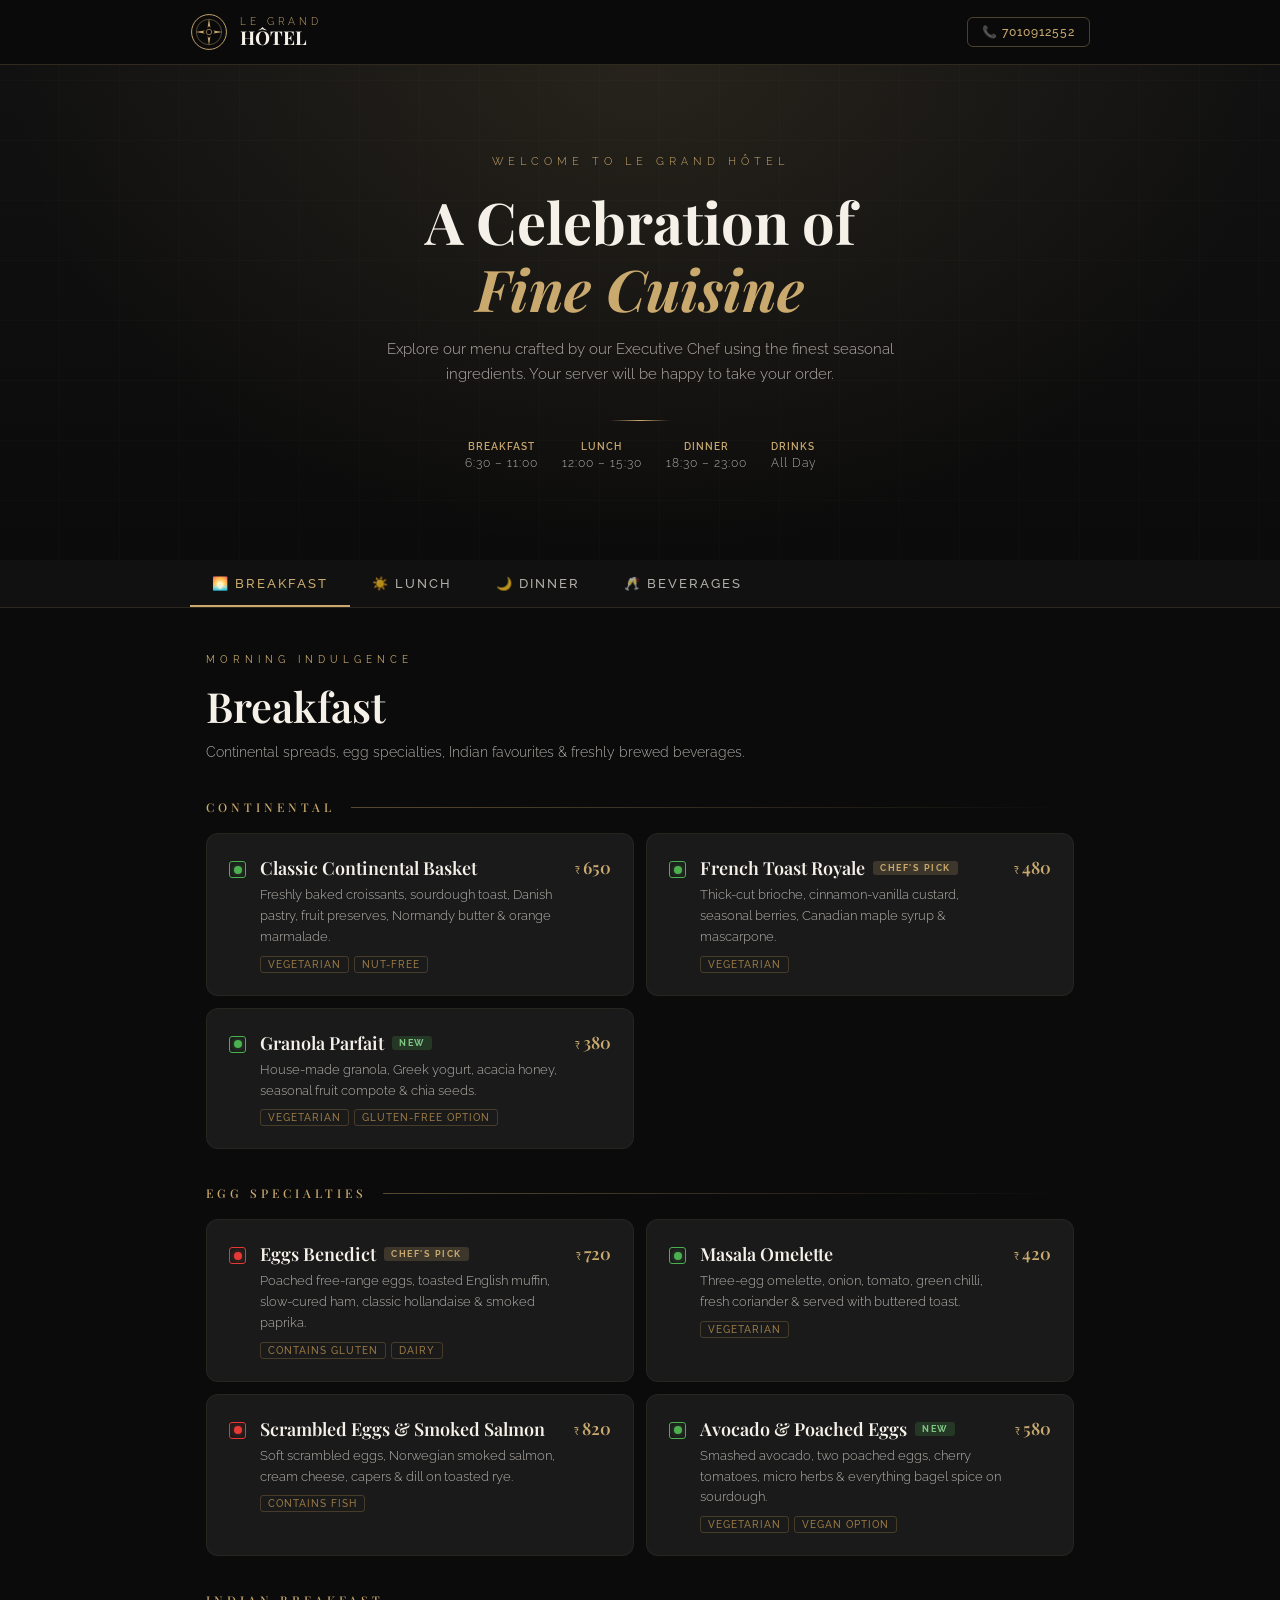
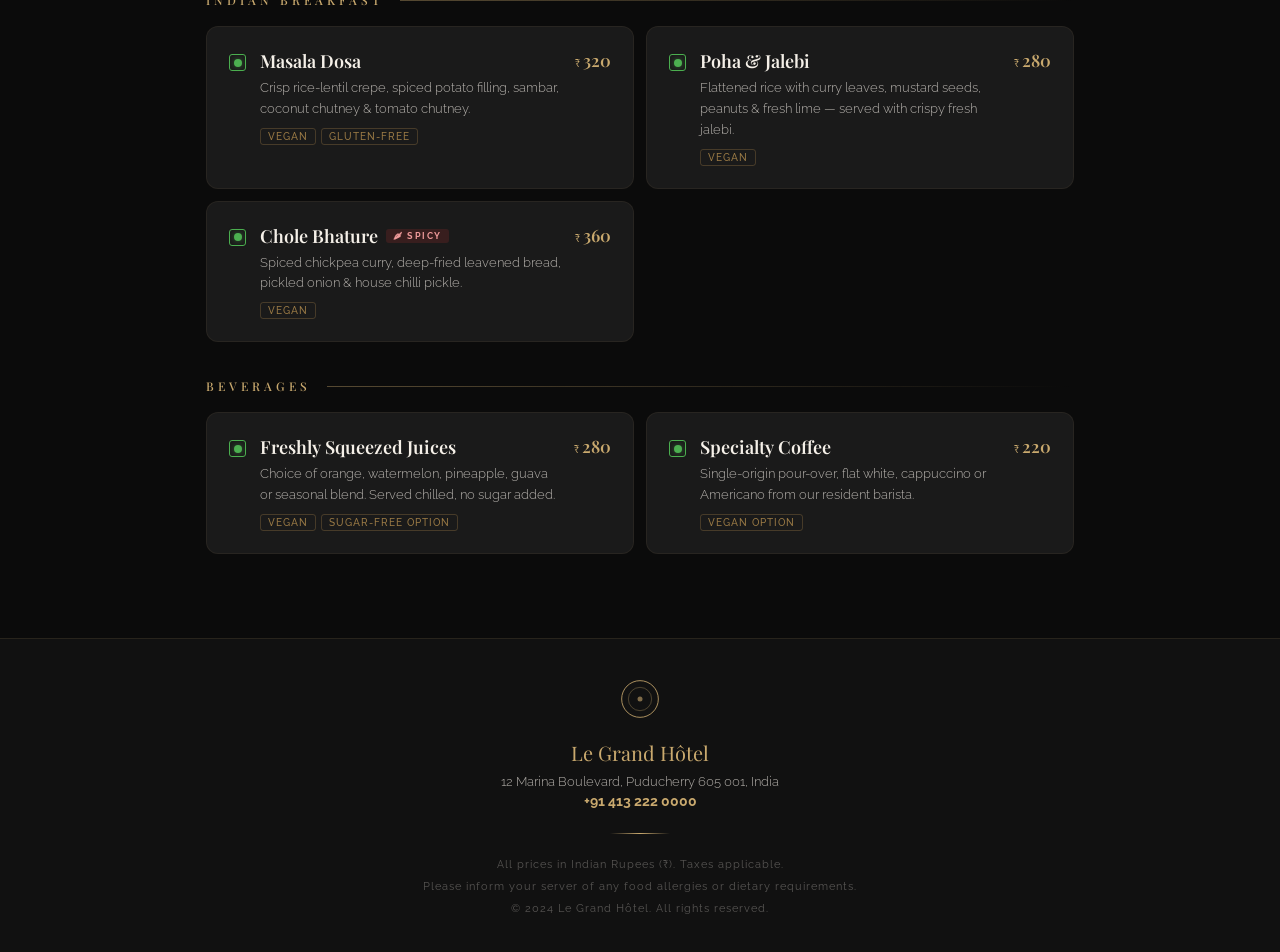
<file: index.html>
<!DOCTYPE html>
<html lang="en">
<head>
  <meta charset="UTF-8" />
  <meta name="viewport" content="width=device-width, initial-scale=1.0, maximum-scale=1.0" />
  <title>Le Grand Hôtel — Dining Menu</title>
  <meta name="description" content="Le Grand Hôtel — Digital Dining Menu" />
  <link rel="preconnect" href="https://fonts.googleapis.com" />
  <link rel="preconnect" href="https://fonts.gstatic.com" crossorigin />
  <link href="https://fonts.googleapis.com/css2?family=Playfair+Display:ital,wght@0,400;0,600;0,700;1,400;1,600&family=Raleway:wght@200;300;400;500;600&display=swap" rel="stylesheet" />
  <link rel="stylesheet" href="css/styles.css" />
</head>
<body>

  <!-- HEADER -->
  <header class="site-header">
    <div class="header-inner">
      <div class="logo-block">
        <div class="logo-crest">
          <svg width="38" height="38" viewBox="0 0 48 48" fill="none" xmlns="http://www.w3.org/2000/svg">
            <circle cx="24" cy="24" r="22" stroke="#C9A96E" stroke-width="1.2"/>
            <circle cx="24" cy="24" r="16" stroke="#C9A96E" stroke-width="0.5"/>
            <path d="M24 7L25.8 18.5L24 16.5L22.2 18.5Z" fill="#C9A96E"/>
            <path d="M24 41L22.2 29.5L24 31.5L25.8 29.5Z" fill="#C9A96E"/>
            <path d="M7 24L18.5 22.2L16.5 24L18.5 25.8Z" fill="#C9A96E"/>
            <path d="M41 24L29.5 25.8L31.5 24L29.5 22.2Z" fill="#C9A96E"/>
            <circle cx="24" cy="24" r="3.5" stroke="#C9A96E" stroke-width="0.8" fill="none"/>
          </svg>
        </div>
        <div class="logo-text">
          <span class="pre">Le Grand</span>
          <span class="name">HÔTEL</span>
        </div>
      </div>
      <a class="reserve-btn" href="tel:+917010912552">📞 7010912552</a>
    </div>
  </header>

  <!-- HERO -->
  <section class="hero">
    <div class="hero-bg"></div>
    <div class="hero-content">
      <p class="hero-eyebrow">Welcome to Le Grand Hôtel</p>
      <h2>A Celebration of<br><em>Fine Cuisine</em></h2>
      <p class="hero-sub">Explore our menu crafted by our Executive Chef using the finest seasonal ingredients. Your server will be happy to take your order.</p>
      <div class="hero-divider"></div>
      <div class="hero-timing">
        <div class="t-item"><span class="t-label">Breakfast</span><span class="t-val">6:30 – 11:00</span></div>
        <div class="t-item"><span class="t-label">Lunch</span><span class="t-val">12:00 – 15:30</span></div>
        <div class="t-item"><span class="t-label">Dinner</span><span class="t-val">18:30 – 23:00</span></div>
        <div class="t-item"><span class="t-label">Drinks</span><span class="t-val">All Day</span></div>
      </div>
    </div>
  </section>

  <!-- CATEGORY TABS -->
  <nav class="category-nav" aria-label="Menu categories">
    <div class="category-tabs" role="tablist">
      <button class="tab-btn active" data-tab="breakfast" role="tab" aria-selected="true">🌅 Breakfast</button>
      <button class="tab-btn" data-tab="lunch" role="tab">☀️ Lunch</button>
      <button class="tab-btn" data-tab="dinner" role="tab">🌙 Dinner</button>
      <button class="tab-btn" data-tab="beverages" role="tab">🥂 Beverages</button>
    </div>
  </nav>

  <!-- MENU SECTIONS -->
  <main>
    <section class="menu-section active" id="section-breakfast" role="tabpanel">
      <div class="section-title-block">
        <p class="eyebrow">Morning Indulgence</p>
        <h2>Breakfast</h2>
        <p>Continental spreads, egg specialties, Indian favourites &amp; freshly brewed beverages.</p>
      </div>
      <div class="menu-content"></div>
    </section>

    <section class="menu-section" id="section-lunch" role="tabpanel">
      <div class="section-title-block">
        <p class="eyebrow">Midday Dining</p>
        <h2>Lunch</h2>
        <p>Light bites, gourmet sandwiches, refreshing salads &amp; hearty mains.</p>
      </div>
      <div class="menu-content"></div>
    </section>

    <section class="menu-section" id="section-dinner" role="tabpanel">
      <div class="section-title-block">
        <p class="eyebrow">Evening Excellence</p>
        <h2>Dinner</h2>
        <p>Sophisticated à la carte selections crafted by our Executive Chef.</p>
      </div>
      <div class="menu-content"></div>
    </section>

    <section class="menu-section" id="section-beverages" role="tabpanel">
      <div class="section-title-block">
        <p class="eyebrow">Liquid Pleasures</p>
        <h2>Beverages</h2>
        <p>Premium wines, cocktails, mocktails &amp; artisan hot beverages.</p>
      </div>
      <div class="menu-content"></div>
    </section>
  </main>

  <!-- DETAIL MODAL (view only) -->
  <div class="modal-overlay" id="modalOverlay" role="dialog" aria-modal="true">
    <div class="modal">
      <p id="modalType" style="font-size:12px;letter-spacing:2px;margin-bottom:12px;"></p>
      <h3 id="modalName"></h3>
      <p class="modal-price" id="modalPrice"></p>
      <p id="modalDesc"></p>
      <div class="modal-tags" id="modalTags"></div>
      <button class="modal-close" id="modalClose">Close</button>
    </div>
  </div>

  <!-- FOOTER -->
  <footer class="site-footer">
    <div class="footer-crest">
      <svg width="40" height="40" viewBox="0 0 48 48" fill="none" xmlns="http://www.w3.org/2000/svg">
        <circle cx="24" cy="24" r="22" stroke="#C9A96E" stroke-width="1"/>
        <circle cx="24" cy="24" r="14" stroke="#C9A96E" stroke-width="0.4"/>
        <circle cx="24" cy="24" r="3" fill="#C9A96E" opacity="0.6"/>
      </svg>
    </div>
    <p class="footer-hotel">Le Grand Hôtel</p>
    <p class="footer-addr">12 Marina Boulevard, Puducherry 605 001, India</p>
    <p class="footer-contact"><strong>+91 413 222 0000</strong></p>
    <div class="footer-line"></div>
    <p class="footer-note">
      All prices in Indian Rupees (₹). Taxes applicable.<br>
      Please inform your server of any food allergies or dietary requirements.<br>
      &copy; 2024 Le Grand Hôtel. All rights reserved.
    </p>
  </footer>

  <script src="js/menu-data.js"></script>
  <script src="js/app.js"></script>
</body>
</html>
</file>
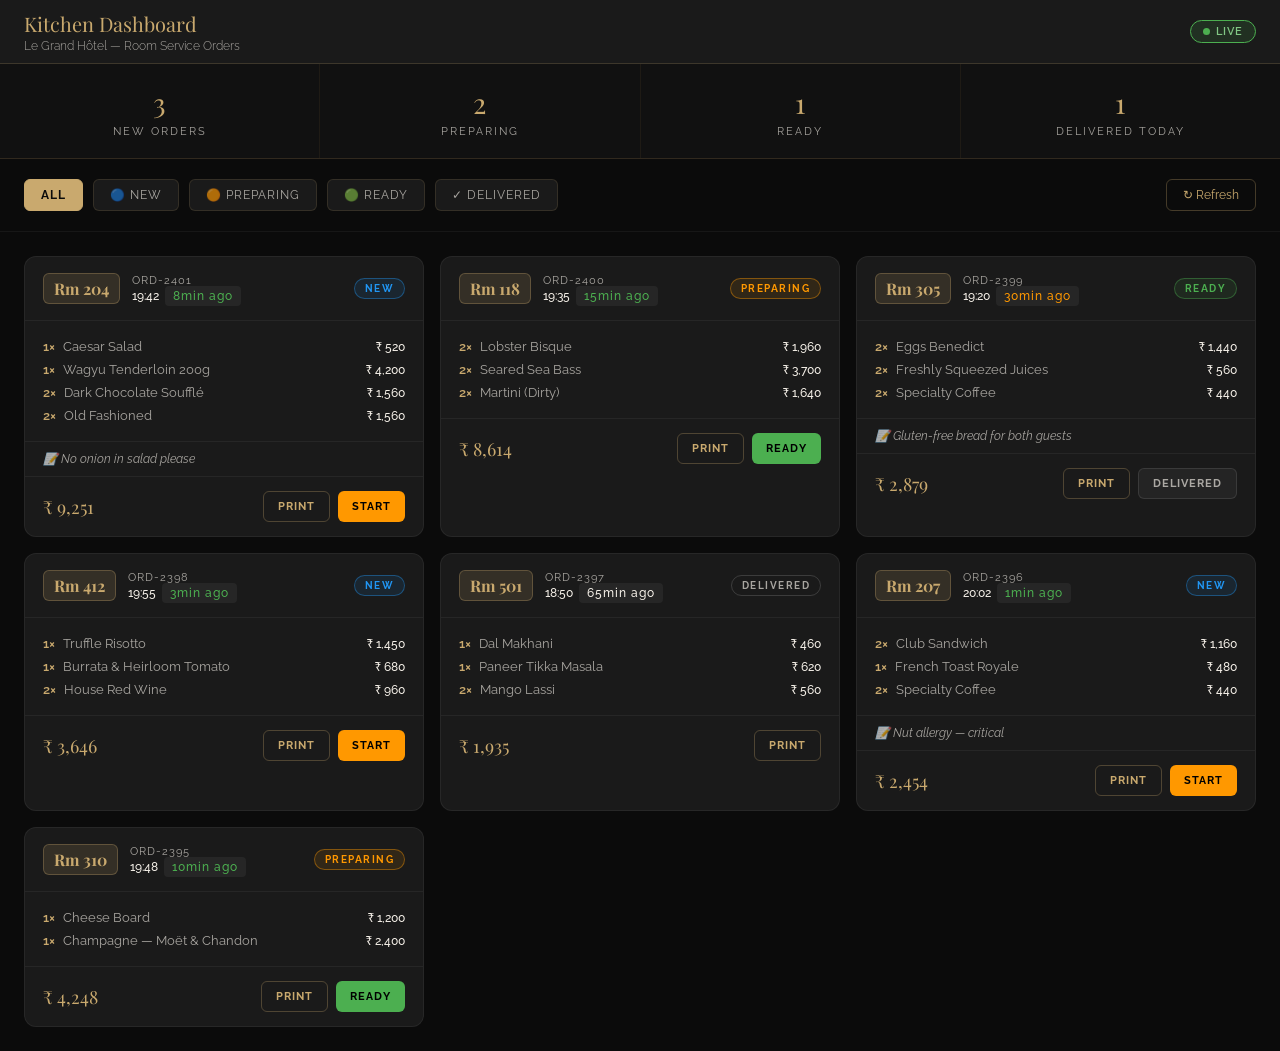
<file: admin-dashboard.html>
<!DOCTYPE html>
<html lang="en">
<head>
  <meta charset="UTF-8" />
  <meta name="viewport" content="width=device-width, initial-scale=1.0" />
  <title>Kitchen Dashboard — Le Grand Hôtel</title>
  <link href="https://fonts.googleapis.com/css2?family=Playfair+Display:wght@400;700&family=Raleway:wght@300;400;500;600&display=swap" rel="stylesheet" />
  <style>
    :root {
      --gold:#C9A96E; --gold-light:#E8C98A;
      --black:#0B0B0B; --dark:#111; --dark2:#1A1A1A; --dark3:#242424;
      --white:#F5F0E8; --white-dim:rgba(245,240,232,0.65);
      --green:#4CAF50; --amber:#FF9800; --red:#F44336; --blue:#2196F3;
    }
    *,*::before,*::after{box-sizing:border-box;margin:0;padding:0}
    body{font-family:'Raleway',sans-serif;background:var(--black);color:var(--white);min-height:100vh}

    /* Header */
    .dash-header{
      background:var(--dark2);border-bottom:1px solid rgba(201,169,110,0.2);
      padding:0 24px;height:64px;display:flex;align-items:center;justify-content:space-between;
      position:sticky;top:0;z-index:50;
    }
    .dash-title{font-family:'Playfair Display',serif;font-size:20px;color:var(--gold)}
    .dash-subtitle{font-size:12px;color:var(--white-dim);font-weight:300;margin-top:2px}
    .live-badge{
      background:rgba(76,175,80,0.15);border:1px solid #4CAF50;
      color:#81C784;border-radius:20px;padding:4px 12px;
      font-size:11px;font-weight:600;letter-spacing:1px;
      display:flex;align-items:center;gap:6px;
    }
    .live-dot{width:7px;height:7px;border-radius:50%;background:#4CAF50;animation:pulse 1.5s infinite}
    @keyframes pulse{0%,100%{opacity:1}50%{opacity:0.3}}

    /* Stats bar */
    .stats-bar{
      display:grid;grid-template-columns:repeat(4,1fr);gap:1px;
      background:rgba(201,169,110,0.1);border-bottom:1px solid rgba(201,169,110,0.1);
    }
    .stat-cell{
      background:var(--dark);padding:20px 24px;text-align:center;
    }
    .stat-num{font-family:'Playfair Display',serif;font-size:28px;color:var(--gold);margin-bottom:4px}
    .stat-label{font-size:11px;letter-spacing:2px;text-transform:uppercase;color:var(--white-dim);font-weight:400}

    /* Controls */
    .controls{
      padding:20px 24px;display:flex;gap:10px;align-items:center;flex-wrap:wrap;
      border-bottom:1px solid rgba(255,255,255,0.05);
    }
    .filter-btn{
      background:var(--dark2);border:1px solid rgba(201,169,110,0.15);
      color:var(--white-dim);border-radius:6px;padding:8px 16px;
      font-family:'Raleway',sans-serif;font-size:12px;letter-spacing:1px;
      cursor:pointer;transition:all 0.25s;text-transform:uppercase;
    }
    .filter-btn:hover{border-color:var(--gold);color:var(--gold)}
    .filter-btn.active{background:var(--gold);color:var(--black);border-color:var(--gold);font-weight:700}
    .controls-right{margin-left:auto;display:flex;gap:10px}
    .refresh-btn{
      background:transparent;border:1px solid rgba(201,169,110,0.3);
      color:var(--gold);border-radius:6px;padding:8px 16px;
      font-family:'Raleway',sans-serif;font-size:12px;cursor:pointer;transition:all 0.25s;
    }
    .refresh-btn:hover{background:rgba(201,169,110,0.1)}

    /* Orders grid */
    .orders-container{padding:24px;max-width:1400px;margin:0 auto}
    .orders-grid{display:grid;grid-template-columns:repeat(auto-fill,minmax(320px,1fr));gap:16px}
    .section-label{
      grid-column:1/-1;
      font-size:10px;letter-spacing:4px;text-transform:uppercase;
      color:var(--gold);opacity:0.7;margin-top:8px;
    }

    /* Order card */
    .order-card{
      background:var(--dark2);border-radius:12px;overflow:hidden;
      border:1px solid rgba(255,255,255,0.06);
      transition:border-color 0.25s,transform 0.25s;
    }
    .order-card:hover{border-color:rgba(201,169,110,0.25);transform:translateY(-2px)}
    .card-header{padding:16px 18px;display:flex;align-items:center;gap:12px;border-bottom:1px solid rgba(255,255,255,0.05)}
    .room-badge{
      background:rgba(201,169,110,0.15);border:1px solid rgba(201,169,110,0.3);
      color:var(--gold);border-radius:6px;padding:4px 10px;
      font-family:'Playfair Display',serif;font-size:16px;font-weight:700;
      white-space:nowrap;
    }
    .card-meta{flex:1}
    .order-id{font-size:11px;color:var(--white-dim);letter-spacing:1px;margin-bottom:2px}
    .order-time{font-size:12px;color:var(--white);font-weight:500}
    .status-chip{
      font-size:10px;font-weight:700;letter-spacing:1.5px;text-transform:uppercase;
      border-radius:20px;padding:4px 10px;border:1px solid currentColor;white-space:nowrap;
    }
    .status-new{color:#2196F3;border-color:rgba(33,150,243,0.4);background:rgba(33,150,243,0.1)}
    .status-prep{color:#FF9800;border-color:rgba(255,152,0,0.4);background:rgba(255,152,0,0.1)}
    .status-ready{color:#4CAF50;border-color:rgba(76,175,80,0.4);background:rgba(76,175,80,0.1)}
    .status-done{color:var(--white-dim);border-color:rgba(255,255,255,0.15);background:transparent}

    .card-items{padding:14px 18px;border-bottom:1px solid rgba(255,255,255,0.05)}
    .order-item-row{
      display:flex;justify-content:space-between;align-items:center;
      padding:4px 0;font-size:13px;color:var(--white-dim);
    }
    .order-item-row .qty{color:var(--gold);font-weight:600;margin-right:8px}
    .order-item-row .item-total{color:var(--white);font-weight:500;font-size:12px}

    .card-note{
      padding:10px 18px;font-size:12px;color:var(--white-dim);
      border-bottom:1px solid rgba(255,255,255,0.05);
      font-style:italic;
    }
    .card-footer{
      padding:14px 18px;display:flex;align-items:center;justify-content:space-between;
    }
    .order-total{font-family:'Playfair Display',serif;font-size:18px;color:var(--gold)}
    .card-actions{display:flex;gap:8px}
    .action-btn{
      border:none;border-radius:6px;padding:8px 14px;
      font-family:'Raleway',sans-serif;font-size:11px;font-weight:700;
      letter-spacing:1px;text-transform:uppercase;cursor:pointer;transition:opacity 0.2s;
    }
    .action-btn:hover{opacity:0.85}
    .btn-prep{background:#FF9800;color:#000}
    .btn-ready{background:#4CAF50;color:#000}
    .btn-done{background:var(--dark3);color:var(--white-dim);border:1px solid rgba(255,255,255,0.1)}
    .btn-print{background:transparent;border:1px solid rgba(201,169,110,0.3);color:var(--gold)}

    /* Empty state */
    .empty-state{
      text-align:center;padding:80px 20px;
      grid-column:1/-1;
    }
    .empty-state .e-icon{font-size:48px;margin-bottom:16px}
    .empty-state p{color:var(--white-dim);font-size:15px;font-weight:300}

    /* Timer */
    .timer{
      font-size:12px;letter-spacing:1px;
      padding:3px 8px;border-radius:4px;
      background:rgba(255,255,255,0.05);
    }
    .timer.urgent{color:#F44336}
    .timer.warning{color:#FF9800}
    .timer.ok{color:#4CAF50}
  </style>
</head>
<body>

  <!-- Header -->
  <header class="dash-header">
    <div>
      <div class="dash-title">Kitchen Dashboard</div>
      <div class="dash-subtitle">Le Grand Hôtel — Room Service Orders</div>
    </div>
    <div class="live-badge">
      <div class="live-dot"></div>
      LIVE
    </div>
  </header>

  <!-- Stats -->
  <div class="stats-bar">
    <div class="stat-cell">
      <div class="stat-num" id="statNew">3</div>
      <div class="stat-label">New Orders</div>
    </div>
    <div class="stat-cell">
      <div class="stat-num" id="statPrep">2</div>
      <div class="stat-label">Preparing</div>
    </div>
    <div class="stat-cell">
      <div class="stat-num" id="statReady">1</div>
      <div class="stat-label">Ready</div>
    </div>
    <div class="stat-cell">
      <div class="stat-num" id="statDone">8</div>
      <div class="stat-label">Delivered Today</div>
    </div>
  </div>

  <!-- Controls -->
  <div class="controls">
    <button class="filter-btn active" onclick="filterOrders('all',this)">All</button>
    <button class="filter-btn" onclick="filterOrders('new',this)">🔵 New</button>
    <button class="filter-btn" onclick="filterOrders('prep',this)">🟠 Preparing</button>
    <button class="filter-btn" onclick="filterOrders('ready',this)">🟢 Ready</button>
    <button class="filter-btn" onclick="filterOrders('done',this)">✓ Delivered</button>
    <div class="controls-right">
      <button class="refresh-btn" onclick="renderOrders()">↻ Refresh</button>
    </div>
  </div>

  <!-- Orders -->
  <div class="orders-container">
    <div class="orders-grid" id="ordersGrid"></div>
  </div>

  <script>
    // Sample orders data (in production: pull from backend)
    let orders = [
      {
        id:'ORD-2401', room:'204', time:'19:42', status:'new', elapsed:8,
        note:'No onion in salad please',
        items:[
          {name:'Caesar Salad',qty:1,price:520},
          {name:'Wagyu Tenderloin 200g',qty:1,price:4200},
          {name:'Dark Chocolate Soufflé',qty:2,price:780},
          {name:'Old Fashioned',qty:2,price:780},
        ]
      },
      {
        id:'ORD-2400', room:'118', time:'19:35', status:'prep', elapsed:15,
        note:'',
        items:[
          {name:'Lobster Bisque',qty:2,price:980},
          {name:'Seared Sea Bass',qty:2,price:1850},
          {name:'Martini (Dirty)',qty:2,price:820},
        ]
      },
      {
        id:'ORD-2399', room:'305', time:'19:20', status:'ready', elapsed:30,
        note:'Gluten-free bread for both guests',
        items:[
          {name:'Eggs Benedict',qty:2,price:720},
          {name:'Freshly Squeezed Juices',qty:2,price:280},
          {name:'Specialty Coffee',qty:2,price:220},
        ]
      },
      {
        id:'ORD-2398', room:'412', time:'19:55', status:'new', elapsed:3,
        note:'',
        items:[
          {name:'Truffle Risotto',qty:1,price:1450},
          {name:'Burrata & Heirloom Tomato',qty:1,price:680},
          {name:'House Red Wine',qty:2,price:480},
        ]
      },
      {
        id:'ORD-2397', room:'501', time:'18:50', status:'done', elapsed:65,
        note:'',
        items:[
          {name:'Dal Makhani',qty:1,price:460},
          {name:'Paneer Tikka Masala',qty:1,price:620},
          {name:'Mango Lassi',qty:2,price:280},
        ]
      },
      {
        id:'ORD-2396', room:'207', time:'20:02', status:'new', elapsed:1,
        note:'Nut allergy — critical',
        items:[
          {name:'Club Sandwich',qty:2,price:580},
          {name:'French Toast Royale',qty:1,price:480},
          {name:'Specialty Coffee',qty:2,price:220},
        ]
      },
      {
        id:'ORD-2395', room:'310', time:'19:48', status:'prep', elapsed:10,
        note:'',
        items:[
          {name:'Cheese Board',qty:1,price:1200},
          {name:'Champagne — Moët & Chandon',qty:1,price:2400},
        ]
      },
    ];

    let currentFilter = 'all';

    function calcTotal(items) {
      const sub = items.reduce((s,i) => s + i.price*i.qty, 0);
      const tax = Math.round(sub * 0.18);
      return sub + tax;
    }

    function timerClass(elapsed, status) {
      if (status === 'done') return '';
      if (elapsed > 30) return 'urgent';
      if (elapsed > 18) return 'warning';
      return 'ok';
    }

    function setStatus(id, newStatus) {
      const o = orders.find(o => o.id === id);
      if (o) { o.status = newStatus; renderOrders(); updateStats(); }
    }

    function updateStats() {
      document.getElementById('statNew').textContent   = orders.filter(o=>o.status==='new').length;
      document.getElementById('statPrep').textContent  = orders.filter(o=>o.status==='prep').length;
      document.getElementById('statReady').textContent = orders.filter(o=>o.status==='ready').length;
      document.getElementById('statDone').textContent  = orders.filter(o=>o.status==='done').length;
    }

    function filterOrders(status, btn) {
      currentFilter = status;
      document.querySelectorAll('.filter-btn').forEach(b => b.classList.remove('active'));
      btn.classList.add('active');
      renderOrders();
    }

    function renderOrders() {
      const grid = document.getElementById('ordersGrid');
      const filtered = currentFilter === 'all' ? orders : orders.filter(o => o.status === currentFilter);

      if (filtered.length === 0) {
        grid.innerHTML = `<div class="empty-state"><div class="e-icon">✅</div><p>No orders in this category right now.</p></div>`;
        return;
      }

      grid.innerHTML = filtered.map(o => {
        const total = calcTotal(o.items);
        const tc = timerClass(o.elapsed, o.status);
        const statusLabel = {new:'New',prep:'Preparing',ready:'Ready',done:'Delivered'}[o.status];
        const statusClass = {new:'status-new',prep:'status-prep',ready:'status-ready',done:'status-done'}[o.status];

        const itemRows = o.items.map(i => `
          <div class="order-item-row">
            <div><span class="qty">${i.qty}×</span>${i.name}</div>
            <div class="item-total">₹ ${(i.price*i.qty).toLocaleString('en-IN')}</div>
          </div>
        `).join('');

        const actions = o.status === 'new'   ? `<button class="action-btn btn-prep"  onclick="setStatus('${o.id}','prep')">Start</button>` :
                        o.status === 'prep'  ? `<button class="action-btn btn-ready" onclick="setStatus('${o.id}','ready')">Ready</button>` :
                        o.status === 'ready' ? `<button class="action-btn btn-done"  onclick="setStatus('${o.id}','done')">Delivered</button>` : '';

        return `
          <div class="order-card" data-status="${o.status}">
            <div class="card-header">
              <div class="room-badge">Rm ${o.room}</div>
              <div class="card-meta">
                <div class="order-id">${o.id}</div>
                <div class="order-time">${o.time} &nbsp;<span class="timer ${tc}">${o.elapsed}min ago</span></div>
              </div>
              <div class="status-chip ${statusClass}">${statusLabel}</div>
            </div>
            <div class="card-items">${itemRows}</div>
            ${o.note ? `<div class="card-note">📝 ${o.note}</div>` : ''}
            <div class="card-footer">
              <div class="order-total">₹ ${total.toLocaleString('en-IN')}</div>
              <div class="card-actions">
                <button class="action-btn btn-print" onclick="alert('Printing order ${o.id}...')">Print</button>
                ${actions}
              </div>
            </div>
          </div>
        `;
      }).join('');
    }

    // Init
    renderOrders();
    updateStats();

    // Simulate elapsed time ticking
    setInterval(() => {
      orders.forEach(o => { if(o.status !== 'done') o.elapsed++; });
      renderOrders();
    }, 60000);
  </script>

</body>
</html>
</file>
<file: css/styles.css>
/* ================================================
   LE GRAND HÔTEL — QR Digital Menu
   Aesthetic: Luxury Dark / Art Deco Gold
   Mobile-first | Browse-only (no cart/ordering)
   ================================================ */

@import url('https://fonts.googleapis.com/css2?family=Playfair+Display:ital,wght@0,400;0,600;0,700;1,400;1,600&family=Raleway:wght@200;300;400;500;600&display=swap');

:root {
  --gold:        #C9A96E;
  --gold-light:  #E8C98A;
  --gold-dark:   #9A7A45;
  --black:       #0B0B0B;
  --dark:        #111111;
  --dark2:       #1A1A1A;
  --dark3:       #242424;
  --dark4:       #2E2E2E;
  --white:       #F5F0E8;
  --white-dim:   rgba(245,240,232,0.7);
  --white-faint: rgba(245,240,232,0.15);
  --radius:      12px;
  --transition:  0.35s cubic-bezier(0.4,0,0.2,1);
}

*, *::before, *::after { box-sizing: border-box; margin: 0; padding: 0; }
html { scroll-behavior: smooth; }
body {
  font-family: 'Raleway', sans-serif;
  background: var(--black);
  color: var(--white);
  min-height: 100vh;
  overflow-x: hidden;
}

::-webkit-scrollbar { width: 4px; }
::-webkit-scrollbar-track { background: var(--dark); }
::-webkit-scrollbar-thumb { background: var(--gold-dark); border-radius: 2px; }

h1,h2,h3,h4 { font-family: 'Playfair Display', serif; }
a { text-decoration: none; color: inherit; }

/* ── HEADER ── */
.site-header {
  position: sticky; top: 0; z-index: 100;
  background: rgba(11,11,11,0.96);
  backdrop-filter: blur(12px);
  border-bottom: 1px solid rgba(201,169,110,0.2);
  padding: 0 20px;
}
.header-inner {
  max-width: 900px; margin: 0 auto;
  height: 64px;
  display: flex; align-items: center; justify-content: space-between; gap: 16px;
}
.logo-block { display: flex; align-items: center; gap: 12px; }
.logo-crest svg { display: block; }
.logo-text { line-height: 1.1; }
.logo-text .pre  { display: block; font-family:'Raleway',sans-serif; font-weight:300; font-size:10px; letter-spacing:4px; color:var(--gold); text-transform:uppercase; }
.logo-text .name { display: block; font-family:'Playfair Display',serif; font-size:19px; font-weight:700; color:var(--white); }

.reserve-btn {
  font-family:'Raleway',sans-serif; font-size:12px; font-weight:500;
  letter-spacing:1px; color:var(--gold);
  border:1px solid rgba(201,169,110,0.35); border-radius:6px;
  padding:7px 14px; white-space:nowrap;
  transition: background var(--transition), color var(--transition);
}
.reserve-btn:hover { background:var(--gold); color:var(--black); }

/* ── HERO ── */
.hero {
  position: relative; min-height: 55vh;
  display: flex; align-items: center; justify-content: center;
  text-align: center; overflow: hidden; padding: 60px 20px;
}
.hero-bg {
  position: absolute; inset: 0;
  background:
    radial-gradient(ellipse at 50% 0%, rgba(201,169,110,0.12) 0%, transparent 70%),
    linear-gradient(180deg, #111 0%, #0B0B0B 100%);
}
.hero-bg::before {
  content: ''; position: absolute; inset: 0;
  background-image:
    repeating-linear-gradient(0deg, transparent, transparent 59px, rgba(201,169,110,0.04) 60px),
    repeating-linear-gradient(90deg, transparent, transparent 59px, rgba(201,169,110,0.04) 60px);
}
.hero-content { position: relative; z-index: 1; max-width: 580px; }
.hero-eyebrow {
  font-family:'Raleway',sans-serif; font-weight:300; font-size:11px;
  letter-spacing:5px; text-transform:uppercase; color:var(--gold); margin-bottom:20px;
  animation: fadeUp 0.8s ease both;
}
.hero h2 {
  font-size: clamp(2rem,6vw,3.6rem); font-weight:700; line-height:1.15;
  color: var(--white); margin-bottom:16px;
  animation: fadeUp 0.8s 0.1s ease both;
}
.hero h2 em { font-style:italic; color:var(--gold); }
.hero-sub {
  font-size:15px; font-weight:300; line-height:1.7;
  color:var(--white-dim); margin-bottom:32px;
  animation: fadeUp 0.8s 0.2s ease both;
}
.hero-divider {
  width:60px; height:1px;
  background: linear-gradient(90deg, transparent, var(--gold), transparent);
  margin: 0 auto 20px;
  animation: fadeUp 0.8s 0.25s ease both;
}
.hero-timing {
  display: flex; gap: 24px; justify-content: center; flex-wrap: wrap;
  animation: fadeUp 0.8s 0.3s ease both;
}
.hero-timing .t-item { text-align:center; font-size:12px; letter-spacing:1px; }
.hero-timing .t-label { color:var(--gold); display:block; font-weight:600; text-transform:uppercase; font-size:10px; margin-bottom:4px; }
.hero-timing .t-val { color:var(--white-dim); font-weight:300; }

/* ── CATEGORY TABS ── */
.category-nav {
  position: sticky; top: 64px; z-index: 90;
  background: var(--dark);
  border-bottom: 1px solid rgba(201,169,110,0.15);
  padding: 0 16px;
  overflow-x: auto; -webkit-overflow-scrolling: touch; scrollbar-width: none;
}
.category-nav::-webkit-scrollbar { display: none; }
.category-tabs {
  display: flex; min-width: max-content;
  max-width: 900px; margin: 0 auto;
}
.tab-btn {
  background: none; border: none; color: var(--white-dim);
  font-family:'Raleway',sans-serif; font-weight:500; font-size:13px;
  letter-spacing:2px; text-transform:uppercase;
  padding: 16px 22px; cursor: pointer;
  position: relative; white-space: nowrap;
  transition: color var(--transition);
}
.tab-btn::after {
  content:''; position:absolute; bottom:0; left:50%; right:50%;
  height:2px; background:var(--gold);
  transition: left var(--transition), right var(--transition);
}
.tab-btn:hover { color: var(--white); }
.tab-btn.active { color: var(--gold); }
.tab-btn.active::after { left:0; right:0; }

/* ── MENU SECTIONS ── */
.menu-section { display:none; padding:44px 16px; max-width:900px; margin:0 auto; }
.menu-section.active { display:block; animation: fadeUp 0.4s ease both; }

.section-title-block { margin-bottom:36px; }
.section-title-block .eyebrow { font-size:10px; letter-spacing:5px; text-transform:uppercase; color:var(--gold); font-weight:400; margin-bottom:10px; }
.section-title-block h2 { font-size:clamp(1.8rem,4vw,2.6rem); font-weight:600; color:var(--white); margin-bottom:8px; }
.section-title-block p { font-size:14px; color:var(--white-dim); font-weight:300; line-height:1.6; }

/* Sub-category label */
.subcategory {
  margin: 36px 0 18px;
  display: flex; align-items: center; gap: 16px;
}
.subcategory h3 {
  font-size:12px; letter-spacing:4px; text-transform:uppercase;
  font-weight:500; color:var(--gold); white-space:nowrap;
}
.subcategory::after {
  content:''; flex:1; height:1px;
  background: linear-gradient(90deg, rgba(201,169,110,0.4), transparent);
}

/* Menu Items */
.menu-grid { display:flex; flex-direction:column; gap:10px; }

.menu-item {
  background: var(--dark2);
  border: 1px solid rgba(201,169,110,0.08);
  border-radius: var(--radius);
  padding: 18px;
  display: flex; align-items: flex-start; gap: 14px;
  transition: border-color var(--transition), transform var(--transition);
  cursor: pointer;
}
.menu-item:hover { border-color: rgba(201,169,110,0.3); transform: translateX(4px); }
.menu-item.veg .item-dot-wrap  { border-color:#4CAF50; }
.menu-item.nonveg .item-dot-wrap { border-color:#E53935; }
.menu-item.veg .item-dot   { background:#4CAF50; box-shadow:0 0 6px rgba(76,175,80,0.5); }
.menu-item.nonveg .item-dot{ background:#E53935; box-shadow:0 0 6px rgba(229,57,53,0.5); }

.item-dot-wrap {
  flex-shrink:0; margin-top:5px;
  width:17px; height:17px;
  border: 1.5px solid;
  display:flex; align-items:center; justify-content:center;
  border-radius:3px;
}
.item-dot { width:8px; height:8px; border-radius:50%; }

.item-body { flex:1; }
.item-name {
  font-family:'Playfair Display',serif;
  font-size:16px; font-weight:600; color:var(--white);
  margin-bottom:5px; display:flex; align-items:center; gap:8px; flex-wrap:wrap;
}
.badge {
  font-family:'Raleway',sans-serif; font-size:9px; font-weight:700;
  letter-spacing:1.5px; text-transform:uppercase;
  padding:2px 7px; border-radius:3px;
}
.badge-chef  { background:rgba(201,169,110,0.2); color:var(--gold); }
.badge-new   { background:rgba(76,175,80,0.2); color:#81C784; }
.badge-spicy { background:rgba(229,57,53,0.15); color:#EF9A9A; }

.item-desc { font-size:13px; color:var(--white-dim); font-weight:300; line-height:1.6; margin-bottom:8px; }
.item-tags { display:flex; gap:5px; flex-wrap:wrap; }
.item-tag {
  font-size:10px; letter-spacing:1px; text-transform:uppercase;
  color:var(--gold-dark); border:1px solid rgba(154,122,69,0.35);
  border-radius:3px; padding:2px 7px; font-weight:500;
}

.item-right { flex-shrink:0; text-align:right; }
.item-price {
  font-family:'Playfair Display',serif;
  font-size:17px; color:var(--gold); font-weight:600;
}
.item-price span { font-family:'Raleway',sans-serif; font-size:11px; font-weight:400; }

/* ── MODAL ── */
.modal-overlay {
  position:fixed; inset:0; background:rgba(0,0,0,0.75);
  z-index:250; opacity:0; pointer-events:none;
  transition: opacity 0.3s;
  display:flex; align-items:center; justify-content:center; padding:20px;
}
.modal-overlay.open { opacity:1; pointer-events:all; }
.modal {
  background:var(--dark2); border:1px solid rgba(201,169,110,0.25);
  border-radius:16px; padding:32px; max-width:440px; width:100%;
  transform:scale(0.9); transition: transform 0.3s;
}
.modal-overlay.open .modal { transform:scale(1); }
.modal h3 { font-size:22px; color:var(--white); margin-bottom:6px; }
.modal .modal-price { font-size:20px; color:var(--gold); margin-bottom:16px; }
.modal p { font-size:14px; color:var(--white-dim); line-height:1.7; margin-bottom:12px; }
.modal-tags { display:flex; gap:6px; flex-wrap:wrap; margin-bottom:24px; }
.modal-close {
  width:100%; padding:12px;
  background:transparent; color:var(--white-dim);
  border:1px solid rgba(201,169,110,0.2); border-radius:8px;
  font-family:'Raleway',sans-serif; font-weight:600; font-size:13px;
  letter-spacing:2px; text-transform:uppercase; cursor:pointer;
  transition: border-color var(--transition), color var(--transition);
}
.modal-close:hover { border-color:var(--gold); color:var(--gold); }

/* ── FOOTER ── */
.site-footer {
  background:var(--dark); border-top:1px solid rgba(201,169,110,0.12);
  padding:40px 20px 32px; text-align:center; margin-top:40px;
}
.footer-crest { margin-bottom:16px; }
.footer-hotel { font-family:'Playfair Display',serif; font-size:20px; color:var(--gold); margin-bottom:8px; }
.footer-addr  { font-size:13px; color:var(--white-dim); font-weight:300; margin-bottom:4px; }
.footer-contact { font-size:14px; color:var(--white-dim); font-weight:300; margin-bottom:24px; }
.footer-contact strong { color:var(--gold); }
.footer-line { width:60px; height:1px; background:linear-gradient(90deg,transparent,var(--gold),transparent); margin:0 auto 20px; }
.footer-note { font-size:11px; color:rgba(245,240,232,0.3); letter-spacing:1px; line-height:2; }

/* ── ANIMATIONS ── */
@keyframes fadeUp {
  from { opacity:0; transform:translateY(20px); }
  to   { opacity:1; transform:translateY(0); }
}

/* ── RESPONSIVE ── */
@media(min-width:640px) {
  .menu-item { padding:22px; }
  .item-name { font-size:18px; }
}
@media(min-width:900px) {
  .menu-grid { display:grid; grid-template-columns:1fr 1fr; gap:12px; }
}
</file>
